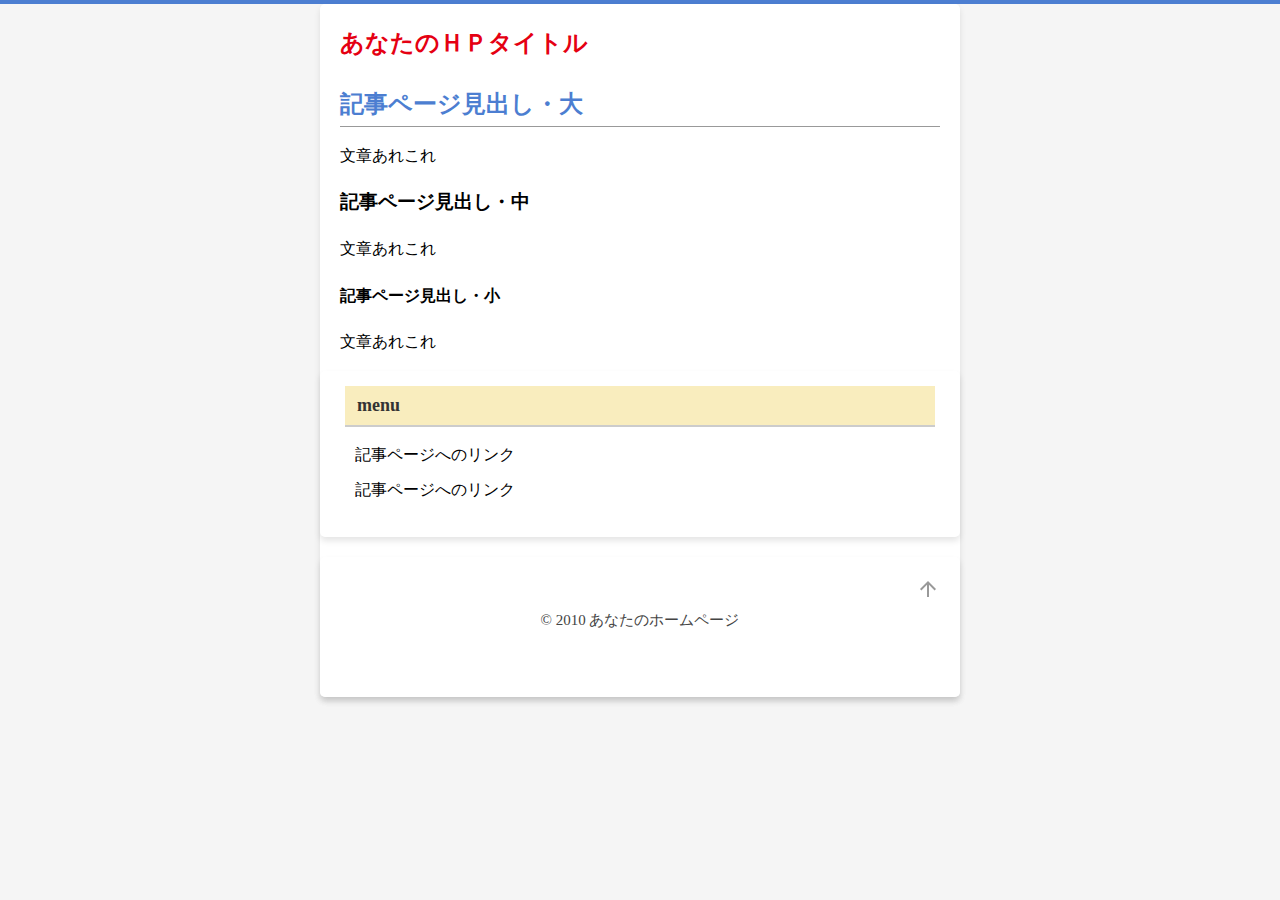
<file: index.html>
<!DOCTYPE html>
<html lang="ja">
<head>
<meta charset="UTF-8">
<title>あなたのＨＰタイトル</title>
<meta name="keywords" content="ページのキーワードA,B,C">
<meta name="description" content="ページの説明">
<meta name="viewport" content="width=device-width, initial-scale=1.0">
<link rel="stylesheet" href="index.css">
</head>
<body>
<div id="outer">
<div id="inner">
<header><h1>あなたのＨＰタイトル</h1>
</header>
<main>
<h2>記事ページ見出し・大</h2>
<p>文章あれこれ</p>
<h3>記事ページ見出し・中</h3>
<p>文章あれこれ</p>
<h4>記事ページ見出し・小</h4>
<p>文章あれこれ</p>
</main>
<aside>
<div class="title">menu</div>
<ul>
<li>記事ページへのリンク</li>
<li>記事ページへのリンク</li>
</ul>
</aside>
<footer>
<div id="pagetop">
<a href="#outer"><svg viewBox="0 0 24 24" width="24px" height="24px" xmlns="http://www.w3.org/2000/svg">
<path d="M4 12l1.41 1.41L11 7.83V20h2V7.83l5.58 5.59L20 12l-8-8z" fill="#999"/></svg></a>
</div>
© 2010 あなたのホームページ
</footer>
</div></div>
</body>
</html>
</file>
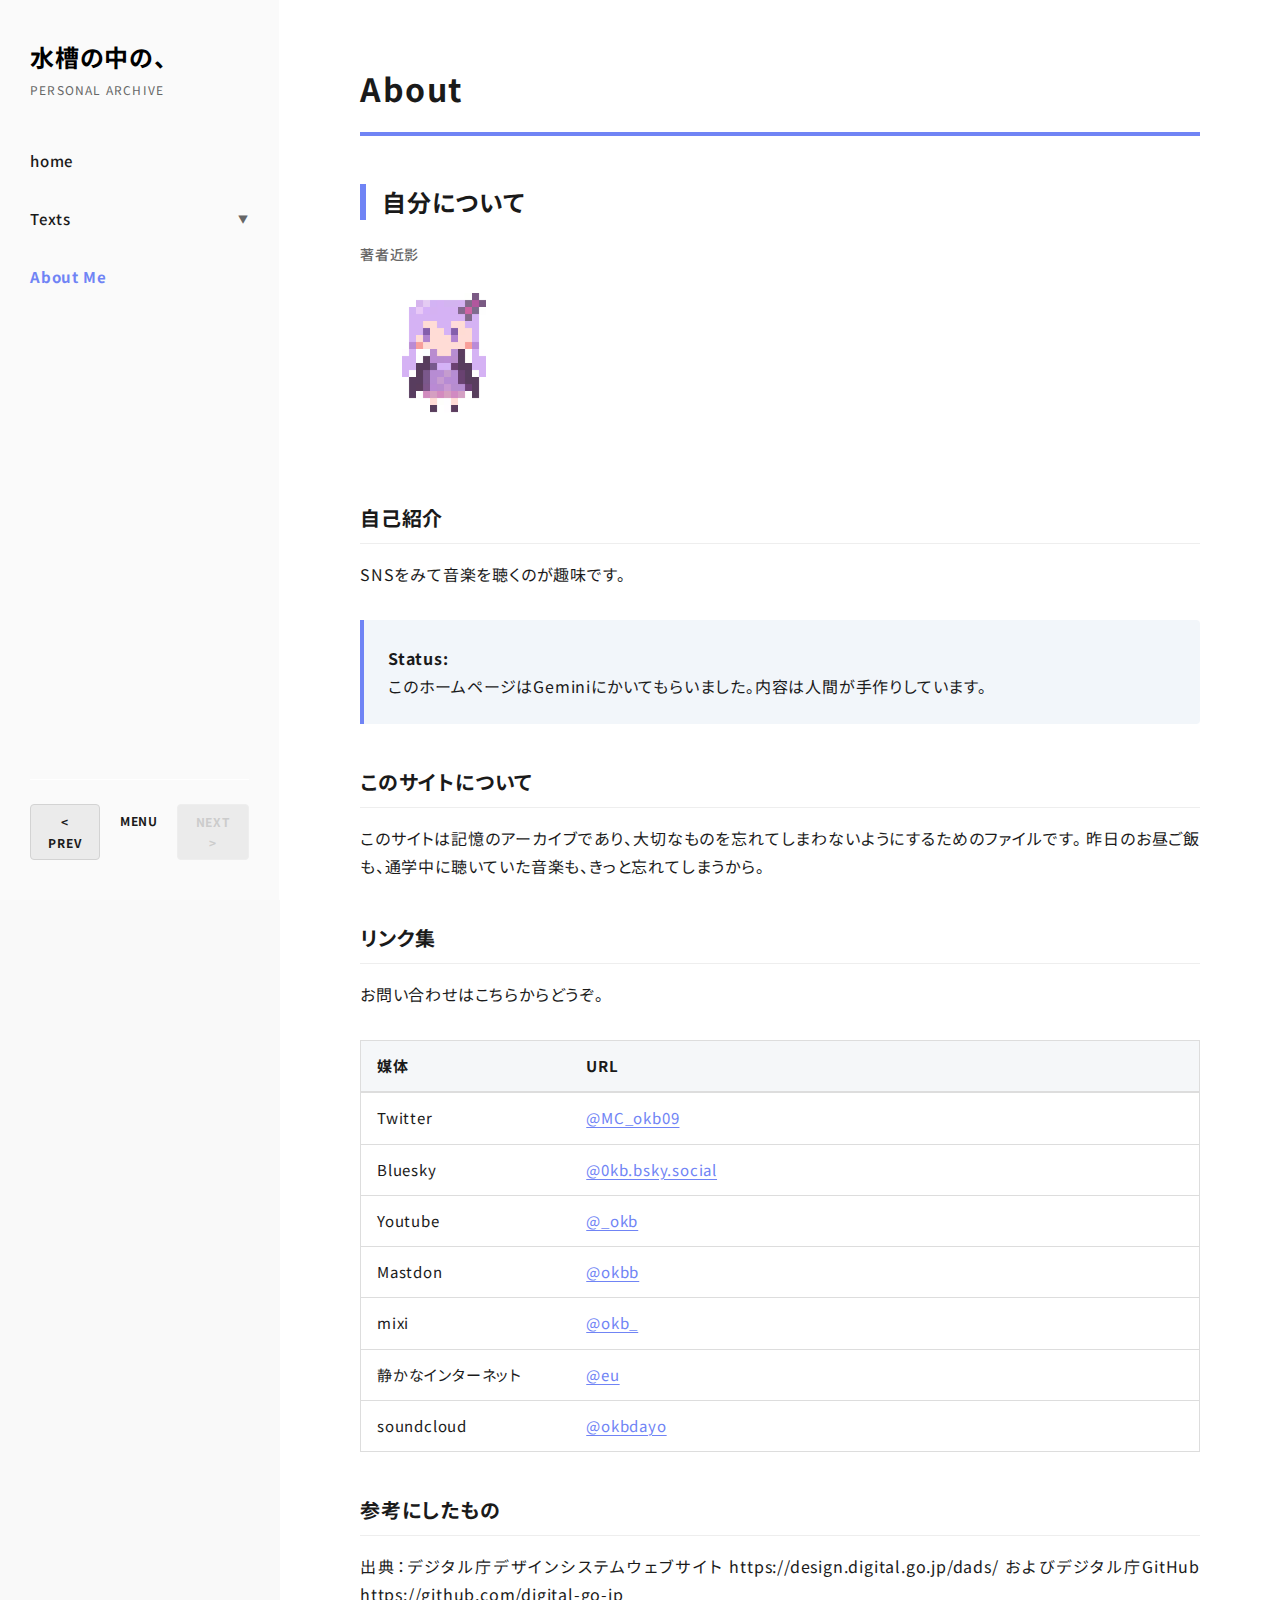
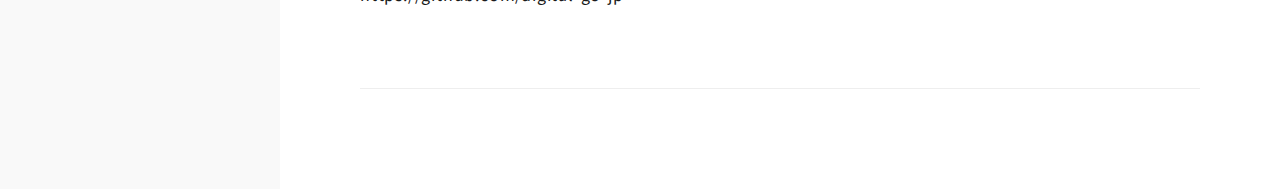
<file: contents/about.html>
<!DOCTYPE html>
<html lang="ja">
<head>
    <meta charset="UTF-8">
    <meta name="viewport" content="width=device-width, initial-scale=1.0">
    <title>水槽の中の、</title>
    <link rel="stylesheet" href="../assets/css/style.css">
    <link rel="icon" href="../assets/images/icon.png" type="image/png">
    <link rel="preconnect" href="https://fonts.googleapis.com">
    <link rel="preconnect" href="https://fonts.gstatic.com" crossorigin>
    <link href="https://fonts.googleapis.com/css2?family=Noto+Sans+JP:wght@400;500;700&display=swap" rel="stylesheet">
</head>
<body>

    <div id="sidebar-placeholder"></div>

    <main class="main-content">
        <header class="content-header">
            <div class="page-title">About</div>
        </header>

        <article class="article">
            <h2>自分について</h2>
            
            <figcaption>著者近影</figcaption>
            <img 
                src="../assets/images/Sprite-0001-export.png" 
                alt="アイコン" 
                style="
                    width: 20%; 
                    height: auto; 
                    border-radius: 4px; 
                    margin-bottom: 20px;">
                    

            <h3>自己紹介</h3>
            <p>
                SNSをみて音楽を聴くのが趣味です。
            </p>

            <blockquote>
                <strong>Status:</strong><br>
                このホームページはGeminiにかいてもらいました。内容は人間が手作りしています。
            </blockquote>
            <h3>このサイトについて</h3>
            <p>
                このサイトは記憶のアーカイブであり、大切なものを忘れてしまわないようにするためのファイルです。
                昨日のお昼ご飯も、通学中に聴いていた音楽も、きっと忘れてしまうから。
            </p>
            <h3>リンク集</h3>
            <p>
                お問い合わせはこちらからどうぞ。
            </p>
            <table>
                <thead>
                    <tr>
                        <th style="width: 25%;">媒体</th>
                        <th>URL</th>
                    </tr>
                </thead>
                <tbody>
                    <tr>
                        <td>Twitter</td>
                        <td> <a href="https://x.com/MC_okb09">@MC_okb09</td>
                    </tr>
                    <tr>
                        <td>Bluesky</td>
                        <td> <a href="https://bsky.app/profile/0kb.bsky.social">@0kb.bsky.social</td>
                    </tr>
                    <tr>
                        <td>Youtube</td>
                        <td> <a href="https://www.youtube.com/@_okb">@_okb </a></td>
                    </tr>
                    <tr>
                        <td>Mastdon</td>
                        <td> <a href="https://social.vivaldi.net/@okbb">@okbb</a>
                        </td>
                    </tr>
                    <tr>
                        <td>mixi</td>
                        <td> <a href="https://mixi.social/@okb_09">@okb_</a>
                        </td>
                    </tr>
                    <tr>
                        <td>静かなインターネット</td>
                        <td> <a href="https://sizu.me/eu">@eu</a>
                        </td>
                    </tr>
                    <tr>
                        <td>soundcloud</td>
                        <td> <a href="https://soundcloud.com/okbdayo">@okbdayo</a>
                        </td>
                    </tr>

                </tbody>

            </table>
                            <h3>参考にしたもの</h3>
                <p>
                    出典：デジタル庁デザインシステムウェブサイト https://design.digital.go.jp/dads/ およびデジタル庁GitHub https://github.com/digital-go-jp
                </p>
        </article>

        <hr style="border: 0; border-top: 1px solid #eee; margin: 40px 0;">

    </main>

<script>
        // ページの順番定義（子ページも含める）
        const pageList = [
            'home.html',
            'index.html',
            'Music.html',
            'about.html'
        ];

        fetch('../components/sidebar.html')
            .then(response => response.text())
            .then(data => {
                document.getElementById('sidebar-placeholder').innerHTML = data;

                const currentPath = window.location.pathname.split("/").pop() || 'index.html';

                // --- 1. 親メニューの開閉ロジック ---
                const parents = document.querySelectorAll('.has-submenu > .parent-link');
                
                parents.forEach(parent => {
                    parent.addEventListener('click', (e) => {
                        e.preventDefault(); // リンク遷移を無効化
                        const navItem = parent.parentElement;
                        const submenu = navItem.querySelector('.submenu');

                        // 開閉切り替え
                        navItem.classList.toggle('open');

                        // アニメーション用：高さを計算して設定
                        if (navItem.classList.contains('open')) {
                            submenu.style.maxHeight = submenu.scrollHeight + "px";
                        } else {
                            submenu.style.maxHeight = null;
                        }
                    });
                });

                // --- 2. 現在地の判定（子メニュー対応） ---
                // すべてのリンク（親も子も）をチェック
                const allLinks = document.querySelectorAll('.nav-menu a');

                allLinks.forEach(link => {
                    const href = link.getAttribute('href');
                    
                    if (href === currentPath) {
                        // マッチしたリンク
                        
                        // A. もし「子リンク」だったら
                        if (link.closest('.submenu')) {
                            link.classList.add('active-child'); // 子リンクを太字に
                            
                            // 親メニューを自動で開く
                            const parentItem = link.closest('.has-submenu');
                            const submenu = parentItem.querySelector('.submenu');
                            parentItem.classList.add('active'); // 親の色を変える
                            parentItem.classList.add('open');   // 親を開く状態にする
                            submenu.style.maxHeight = submenu.scrollHeight + "px"; // 高さを設定して表示
                        } 
                        // B. 通常の親リンクだったら
                        else {
                            link.parentElement.classList.add('active');
                        }
                    }
                });

                // --- 3. PREV / NEXT ボタン制御 ---
                const currentIndex = pageList.indexOf(currentPath);
                const prevBtn = document.getElementById('btn-prev');
                const nextBtn = document.getElementById('btn-next');

                if (currentIndex !== -1) {
                    if (currentIndex > 0) prevBtn.href = pageList[currentIndex - 1];
                    else prevBtn.classList.add('disabled');

                    if (currentIndex < pageList.length - 1) nextBtn.href = pageList[currentIndex + 1];
                    else nextBtn.classList.add('disabled');
                }
            })
            .catch(error => console.error('Error loading sidebar:', error));
    </script>
</body>
</html>
</file>
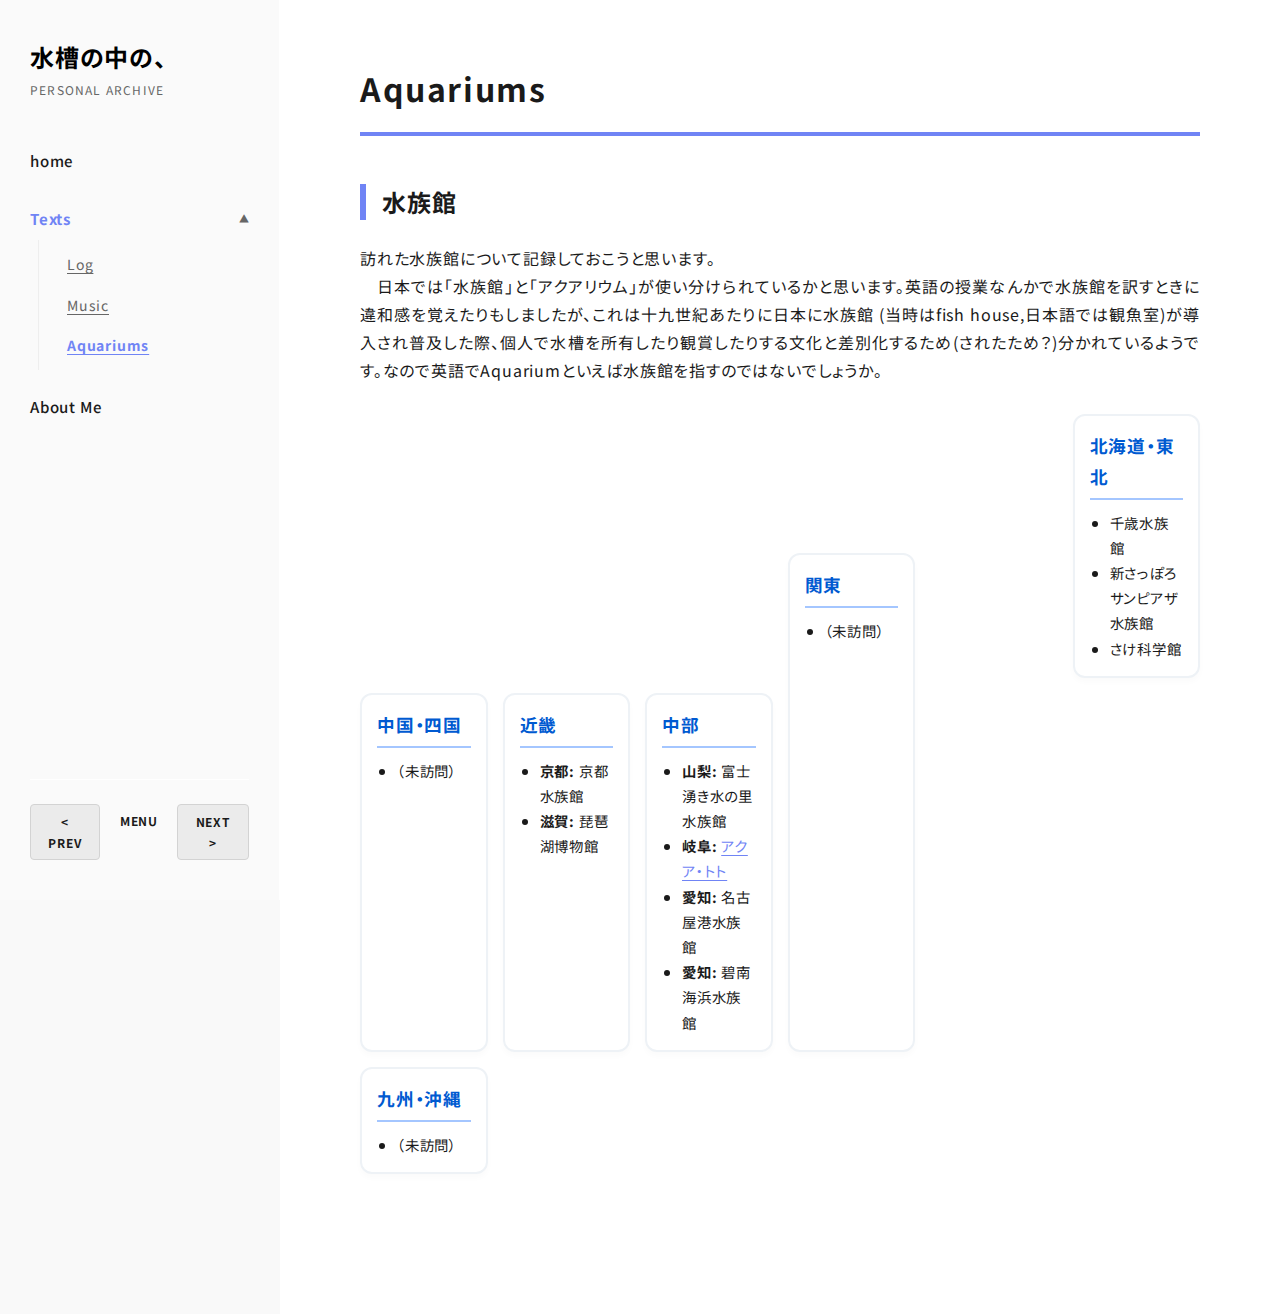
<file: contents/aquariums.html>
<!DOCTYPE html>
<html lang="ja">
<head>
    <meta charset="UTF-8">
    <meta name="viewport" content="width=device-width, initial-scale=1.0">
    <title>水槽の中の、</title>
    <link rel="stylesheet" href="../assets/css/style.css">
    <link rel="icon" href="../assets/images/icon.png" type="image/png">
    <link rel="preconnect" href="https://fonts.googleapis.com">
    <link rel="preconnect" href="https://fonts.gstatic.com" crossorigin>
    <link href="https://fonts.googleapis.com/css2?family=Noto+Sans+JP:wght@400;500;700&display=swap" rel="stylesheet">
</head>
<body>

    <div id="sidebar-placeholder"></div>

    <main class="main-content">
        <header class="content-header">
            <div class="page-title">Aquariums</div>
        </header>

        <article class="article">
            <h2>水族館</h2>
            <div class="two-column">
                <div class="col-text">
            <p>
                訪れた水族館について記録しておこうと思います。
                <br>
                &emsp;日本では「水族館」と「アクアリウム」が使い分けられているかと思います。英語の授業なんかで水族館を訳すときに違和感を覚えたりもしましたが、これは十九世紀あたりに日本に水族館
                (当時はfish house,日本語では観魚室)が導入され普及した際、個人で水槽を所有したり観賞したりする文化と差別化するため(されたため？)分かれているようです。なので英語でAquariumといえば水族館を指すのではないでしょうか。
            </p>
    <div class="japan-map-container">

    <div class="area-box hokkaido-tohoku">
        <h5>北海道・東北</h5>
        <ul>
            <li>千歳水族館</li>
            <li>新さっぽろサンピアザ水族館</li>
            <li>さけ科学館</li>
        </ul>
    </div>

    <div class="area-box kanto">
        <h5>関東</h5>
        <ul>
            <li>（未訪問）</li>
        </ul>
    </div>

    <div class="area-box chubu">
        <h5>中部</h5>
        <ul>
            <li><strong>山梨:</strong> 富士湧き水の里水族館</li>
            <li><strong>岐阜:</strong> <a href="/contents/aqualist/aquatoto.html">アクア・トト</a></li>
            <li><strong>愛知:</strong> 名古屋港水族館</li>
            <li><strong>愛知:</strong> 碧南海浜水族館</li>
        </ul>
    </div>

    <div class="area-box kinki">
        <h5>近畿</h5>
        <ul>
            <li><strong>京都:</strong> 京都水族館</li>
            <li><strong>滋賀:</strong> 琵琶湖博物館</li>
        </ul>
    </div>

    <div class="area-box chugoku-shikoku">
        <h5>中国・四国</h5>
        <ul>
            <li>（未訪問）</li>
        </ul>
    </div>

    <div class="area-box kyushu">
        <h5>九州・沖縄</h5>
        <ul>
            <li>（未訪問）</li>
        </ul>
    </div>

</div>

    </article>
    </main>


<script>
        // ページの順番定義（子ページも含める）
        const pageList = [

        ];

        fetch('../components/sidebar.html')
            .then(response => response.text())
            .then(data => {
                document.getElementById('sidebar-placeholder').innerHTML = data;

                const currentPath = window.location.pathname.split("/").pop() || 'index.html';

                // --- 1. 親メニューの開閉ロジック ---
                const parents = document.querySelectorAll('.has-submenu > .parent-link');
                
                parents.forEach(parent => {
                    parent.addEventListener('click', (e) => {
                        e.preventDefault(); // リンク遷移を無効化
                        const navItem = parent.parentElement;
                        const submenu = navItem.querySelector('.submenu');

                        // 開閉切り替え
                        navItem.classList.toggle('open');

                        // アニメーション用：高さを計算して設定
                        if (navItem.classList.contains('open')) {
                            submenu.style.maxHeight = submenu.scrollHeight + "px";
                        } else {
                            submenu.style.maxHeight = null;
                        }
                    });
                });

                // --- 2. 現在地の判定（子メニュー対応） ---
                // すべてのリンク（親も子も）をチェック
                const allLinks = document.querySelectorAll('.nav-menu a');

                allLinks.forEach(link => {
                    const href = link.getAttribute('href');
                    
                    if (href === currentPath) {
                        // マッチしたリンク
                        
                        // A. もし「子リンク」だったら
                        if (link.closest('.submenu')) {
                            link.classList.add('active-child'); // 子リンクを太字に
                            
                            // 親メニューを自動で開く
                            const parentItem = link.closest('.has-submenu');
                            const submenu = parentItem.querySelector('.submenu');
                            parentItem.classList.add('active'); // 親の色を変える
                            parentItem.classList.add('open');   // 親を開く状態にする
                            submenu.style.maxHeight = submenu.scrollHeight + "px"; // 高さを設定して表示
                        } 
                        // B. 通常の親リンクだったら
                        else {
                            link.parentElement.classList.add('active');
                        }
                    }
                });

                // --- 3. PREV / NEXT ボタン制御 ---
                const currentIndex = pageList.indexOf(currentPath);
                const prevBtn = document.getElementById('btn-prev');
                const nextBtn = document.getElementById('btn-next');

                if (currentIndex !== -1) {
                    if (currentIndex > 0) prevBtn.href = pageList[currentIndex - 1];
                    else prevBtn.classList.add('disabled');

                    if (currentIndex < pageList.length - 1) nextBtn.href = pageList[currentIndex + 1];
                    else nextBtn.classList.add('disabled');
                }
            })
            .catch(error => console.error('Error loading sidebar:', error));
    </script>
</body>
</html>
</file>
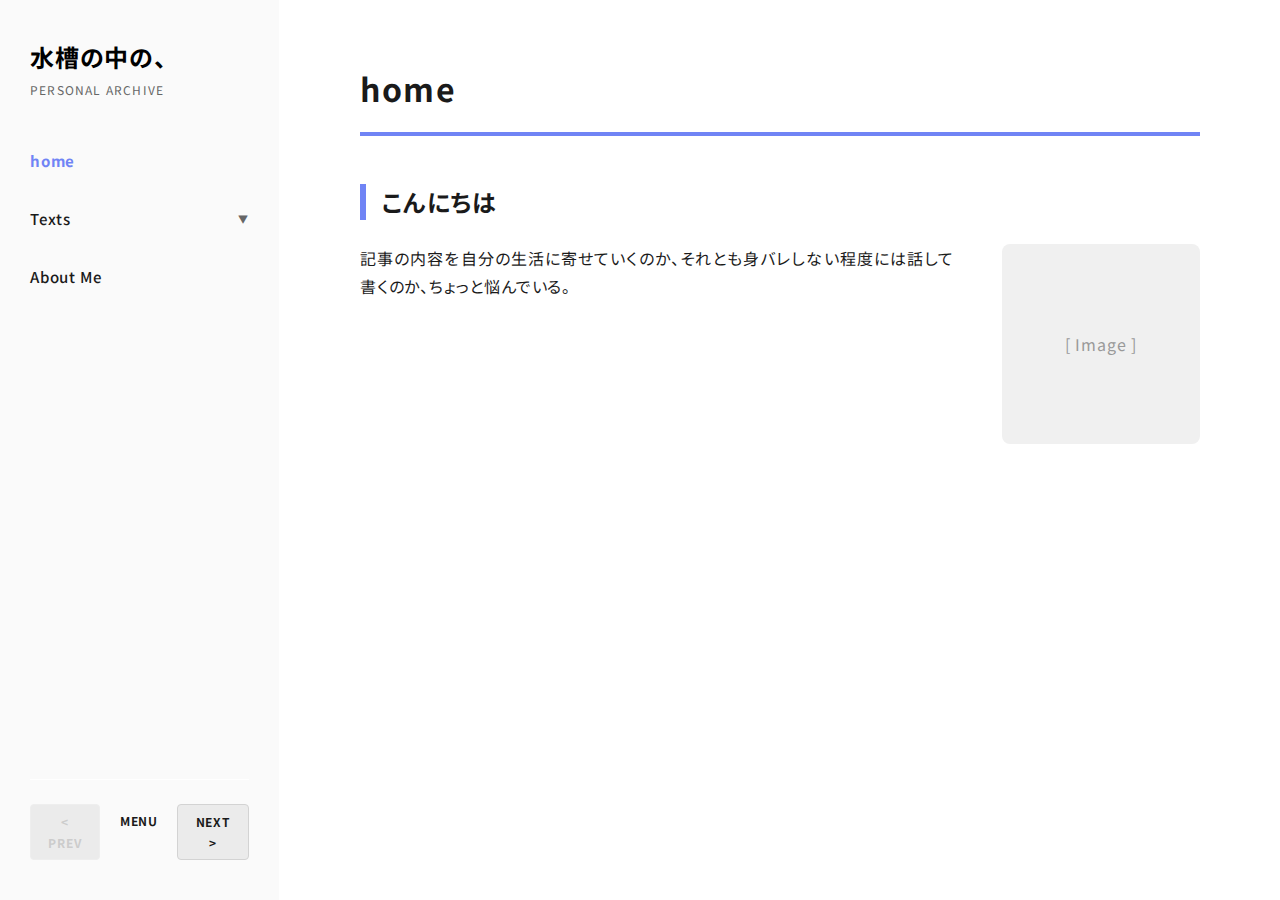
<file: contents/home.html>
<!DOCTYPE html>
<html lang="ja">
  <head>
    <meta charset="UTF-8" />
    <meta name="viewport" content="width=device-width, initial-scale=1.0" />
    <title>水槽の中の、</title>
    <link rel="stylesheet" href="../assets/css/style.css" />
    <link rel="icon" href="../assets/images/icon.png" type="image/png" />
    <link rel="preconnect" href="https://fonts.googleapis.com" />
    <link rel="preconnect" href="https://fonts.gstatic.com" crossorigin />
    <link
      href="https://fonts.googleapis.com/css2?family=Noto+Sans+JP:wght@400;500;700&display=swap"
      rel="stylesheet"
    />
  </head>
  <body>
    <div id="sidebar-placeholder"></div>

    <main class="main-content">
      <header class="content-header">
        <div class="page-title">home</div>
      </header>

      <article class="article">
        <h2>こんにちは</h2>

        <div class="two-column">
          <div class="col-text">
            <p>
              記事の内容を自分の生活に寄せていくのか、それとも身バレしない程度には話して書くのか、ちょっと悩んでいる。<br />
            </p>
          </div>

          <div class="col-media">
            <div class="img-placeholder" style="height: 200px">[ Image ]</div>
          </div>
        </div>
      </article>
    </main>

    <script>
      // ページの順番定義（子ページも含める）
      const pageList = ["home.html", "index.html", "Music.html", "about.html"];

      fetch("../components/sidebar.html")
        .then((response) => response.text())
        .then((data) => {
          document.getElementById("sidebar-placeholder").innerHTML = data;

          const currentPath =
            window.location.pathname.split("/").pop() || "index.html";

          // --- 1. 親メニューの開閉ロジック ---
          const parents = document.querySelectorAll(
            ".has-submenu > .parent-link"
          );

          parents.forEach((parent) => {
            parent.addEventListener("click", (e) => {
              e.preventDefault(); // リンク遷移を無効化
              const navItem = parent.parentElement;
              const submenu = navItem.querySelector(".submenu");

              // 開閉切り替え
              navItem.classList.toggle("open");

              // アニメーション用：高さを計算して設定
              if (navItem.classList.contains("open")) {
                submenu.style.maxHeight = submenu.scrollHeight + "px";
              } else {
                submenu.style.maxHeight = null;
              }
            });
          });

          // --- 2. 現在地の判定（子メニュー対応） ---
          // すべてのリンク（親も子も）をチェック
          const allLinks = document.querySelectorAll(".nav-menu a");

          allLinks.forEach((link) => {
            const href = link.getAttribute("href");

            if (href === currentPath) {
              // マッチしたリンク

              // A. もし「子リンク」だったら
              if (link.closest(".submenu")) {
                link.classList.add("active-child"); // 子リンクを太字に

                // 親メニューを自動で開く
                const parentItem = link.closest(".has-submenu");
                const submenu = parentItem.querySelector(".submenu");
                parentItem.classList.add("active"); // 親の色を変える
                parentItem.classList.add("open"); // 親を開く状態にする
                submenu.style.maxHeight = submenu.scrollHeight + "px"; // 高さを設定して表示
              }
              // B. 通常の親リンクだったら
              else {
                link.parentElement.classList.add("active");
              }
            }
          });

          // --- 3. PREV / NEXT ボタン制御 ---
          const currentIndex = pageList.indexOf(currentPath);
          const prevBtn = document.getElementById("btn-prev");
          const nextBtn = document.getElementById("btn-next");

          if (currentIndex !== -1) {
            if (currentIndex > 0) prevBtn.href = pageList[currentIndex - 1];
            else prevBtn.classList.add("disabled");

            if (currentIndex < pageList.length - 1)
              nextBtn.href = pageList[currentIndex + 1];
            else nextBtn.classList.add("disabled");
          }
        })
        .catch((error) => console.error("Error loading sidebar:", error));
    </script>
  </body>
</html>
</file>
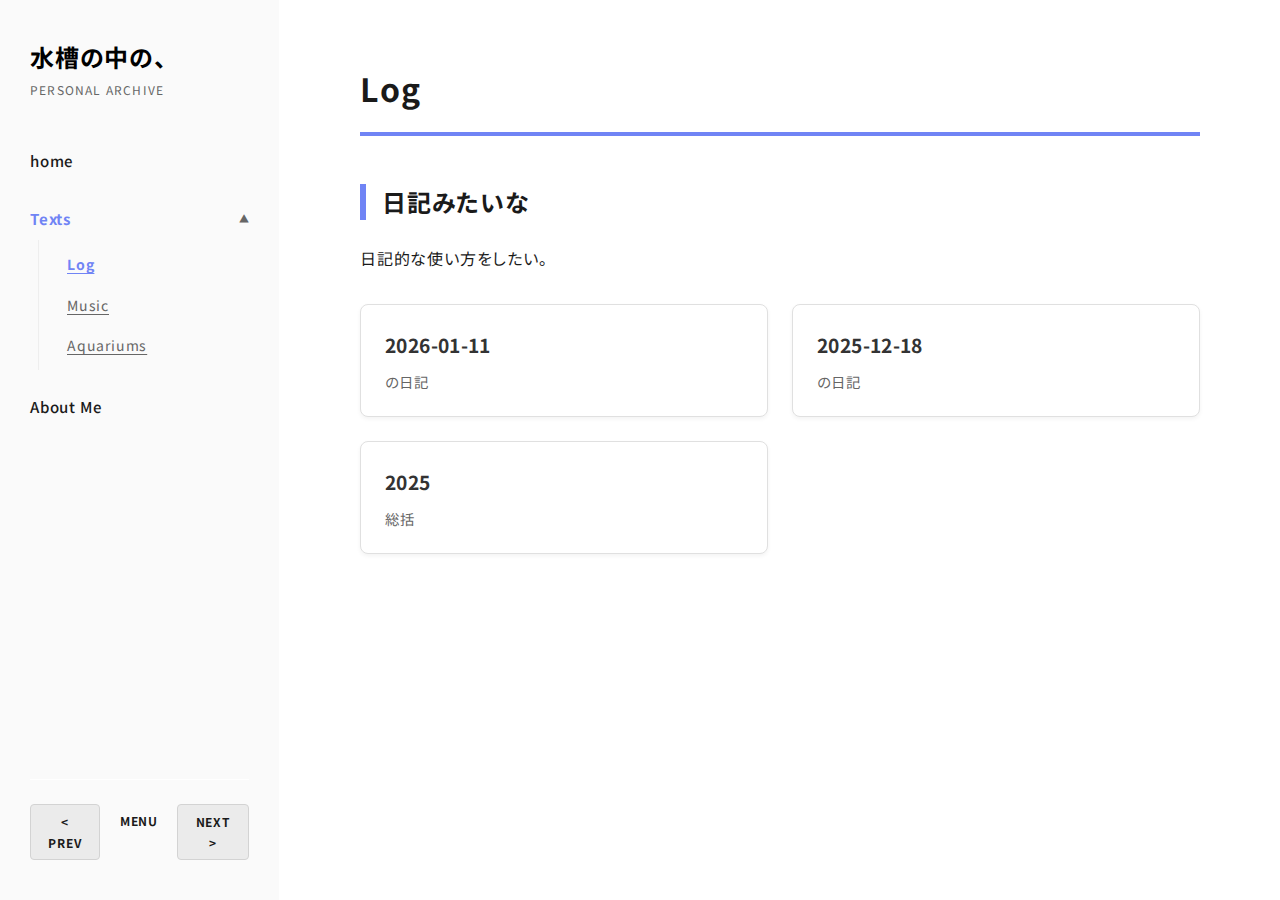
<file: contents/log.html>
<!DOCTYPE html>
<html lang="ja">
<head>
    <meta charset="UTF-8">
    <meta name="viewport" content="width=device-width, initial-scale=1.0">
    <title>水槽の中の、</title>
    <link rel="stylesheet" href="../assets/css/style.css">
    <link rel="icon" href="../assets/images/icon.png" type="image/png">
    <link rel="preconnect" href="https://fonts.googleapis.com">
    <link rel="preconnect" href="https://fonts.gstatic.com" crossorigin>
    <link href="https://fonts.googleapis.com/css2?family=Noto+Sans+JP:wght@400;500;700&display=swap" rel="stylesheet">
    
    <style>
        /* タイル表示用のスタイル */
        .diary-grid {
            display: grid;
            grid-template-columns: repeat(auto-fill, minmax(280px, 1fr));
            gap: 1.5rem;
            margin: 2rem 0;
            padding: 0;
            list-style: none;
        }

        .diary-card {
            background: #fff;
            border: 1px solid #e0e0e0;
            border-radius: 8px;
            padding: 1.5rem;
            transition: all 0.3s ease;
            box-shadow: 0 2px 4px rgba(0,0,0,0.05);
        }

        .diary-card:hover {
            transform: translateY(-4px);
            box-shadow: 0 4px 12px rgba(0,0,0,0.1);
            border-color: #4a90e2;
        }

        .diary-card a {
            text-decoration: none;
            color: inherit;
            display: block;
        }

        .diary-date {
            font-size: 1.2rem;
            font-weight: 700;
            color: #333;
            margin-bottom: 0.5rem;
        }

        .diary-title {
            font-size: 0.9rem;
            color: #666;
        }

        .diary-card:hover .diary-date {
            color: #4a90e2;
        }

        /* レスポンシブ対応 */
        @media (max-width: 768px) {
            .diary-grid {
                grid-template-columns: repeat(auto-fill, minmax(200px, 1fr));
                gap: 1rem;
            }
            
            .diary-card {
                padding: 1rem;
            }
        }
    </style>
</head>
<body>

    <div id="sidebar-placeholder"></div>

    <main class="main-content">
        <header class="content-header">
            <div class="page-title">Log</div>
        </header>

        <article class="article">
            <h2>日記みたいな</h2>
            <p>
                日記的な使い方をしたい。
            </p>

            <ul class="diary-grid">
                <li class="diary-card">
                    <a href="diary/2026-01-11.html">
                        <div class="diary-date">2026-01-11</div>
                        <div class="diary-title">の日記</div>
                    </a>
                </li>
                <li class="diary-card">
                    <a href="diary/2025-12-18.html">
                        <div class="diary-date">2025-12-18</div>
                        <div class="diary-title">の日記</div>
                    </a>
                </li>
                <li class="diary-card">
                    <a href="logs/2025.html">
                        <div class="diary-date">2025</div>
                        <div class="diary-title">総括</div>
                    </a>
                </li>
            </ul>
        </article>

        <script>
            // ページの順番定義（子ページも含める）
            const pageList = [

            ];

            fetch('../components/sidebar.html')
                .then(response => response.text())
                .then(data => {
                    document.getElementById('sidebar-placeholder').innerHTML = data;

                    const currentPath = window.location.pathname.split("/").pop() || 'index.html';

                    // --- 1. 親メニューの開閉ロジック ---
                    const parents = document.querySelectorAll('.has-submenu > .parent-link');
                    
                    parents.forEach(parent => {
                        parent.addEventListener('click', (e) => {
                            e.preventDefault(); // リンク遷移を無効化
                            const navItem = parent.parentElement;
                            const submenu = navItem.querySelector('.submenu');

                            // 開閉切り替え
                            navItem.classList.toggle('open');

                            // アニメーション用：高さを計算して設定
                            if (navItem.classList.contains('open')) {
                                submenu.style.maxHeight = submenu.scrollHeight + "px";
                            } else {
                                submenu.style.maxHeight = null;
                            }
                        });
                    });

                    // --- 2. 現在地の判定（子メニュー対応） ---
                    // すべてのリンク（親も子も）をチェック
                    const allLinks = document.querySelectorAll('.nav-menu a');

                    allLinks.forEach(link => {
                        const href = link.getAttribute('href');
                        
                        if (href === currentPath) {
                            // マッチしたリンク
                            
                            // A. もし「子リンク」だったら
                            if (link.closest('.submenu')) {
                                link.classList.add('active-child'); // 子リンクを太字に
                                
                                // 親メニューを自動で開く
                                const parentItem = link.closest('.has-submenu');
                                const submenu = parentItem.querySelector('.submenu');
                                parentItem.classList.add('active'); // 親の色を変える
                                parentItem.classList.add('open');   // 親を開く状態にする
                                submenu.style.maxHeight = submenu.scrollHeight + "px"; // 高さを設定して表示
                            } 
                            // B. 通常の親リンクだったら
                            else {
                                link.parentElement.classList.add('active');
                            }
                        }
                    });

                    // --- 3. PREV / NEXT ボタン制御 ---
                    const currentIndex = pageList.indexOf(currentPath);
                    const prevBtn = document.getElementById('btn-prev');
                    const nextBtn = document.getElementById('btn-next');

                    if (currentIndex !== -1) {
                        if (currentIndex > 0) prevBtn.href = pageList[currentIndex - 1];
                        else prevBtn.classList.add('disabled');

                        if (currentIndex < pageList.length - 1) nextBtn.href = pageList[currentIndex + 1];
                        else nextBtn.classList.add('disabled');
                    }
                })
                .catch(error => console.error('Error loading sidebar:', error));
        </script>
    </body>
</html>
</file>
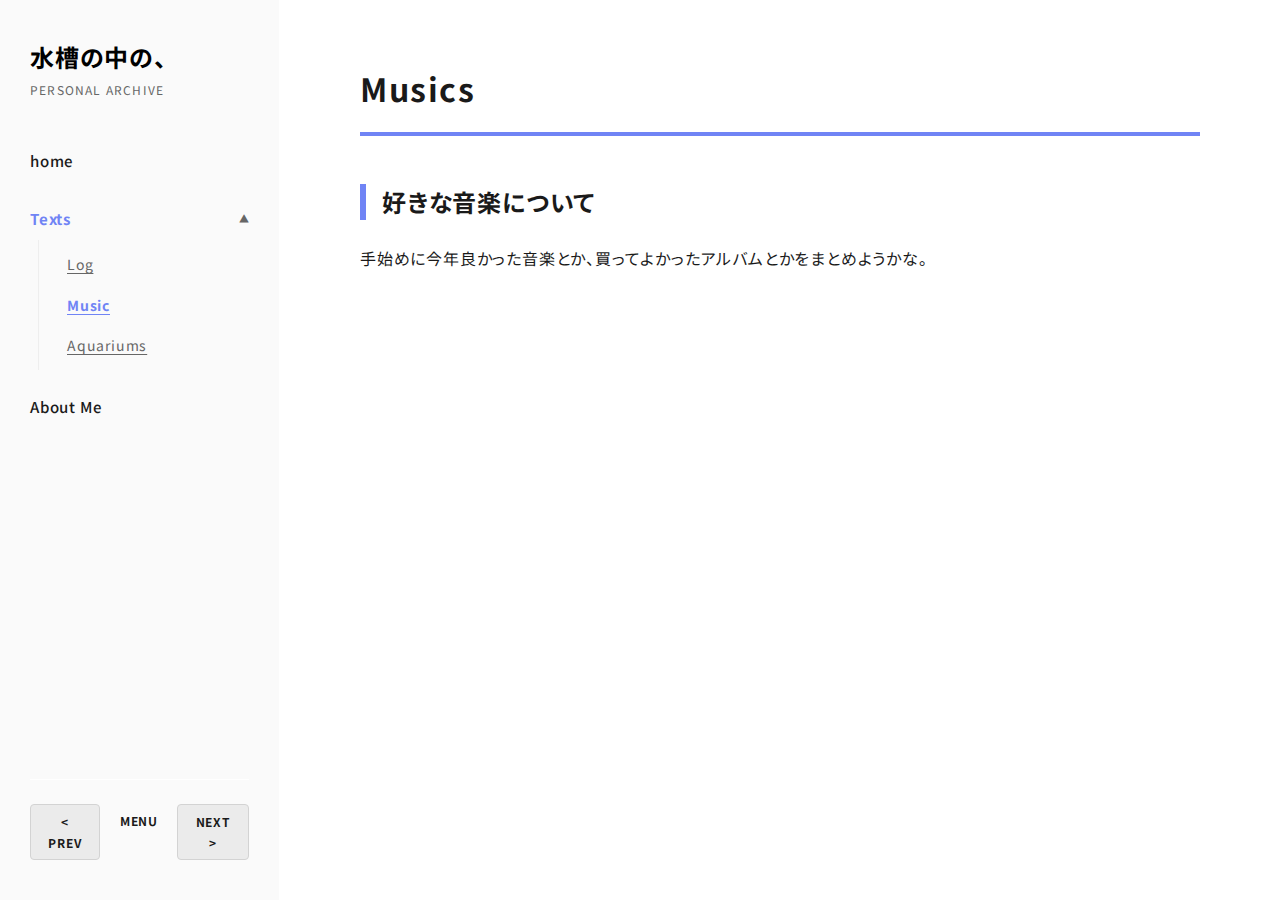
<file: contents/music.html>
<!DOCTYPE html>
<html lang="ja">
<head>
    <meta charset="UTF-8">
    <meta name="viewport" content="width=device-width, initial-scale=1.0">
    <title>水槽の中の、</title>
    <link rel="stylesheet" href="../assets/css/style.css">
    <link rel="icon" href="../assets/images/icon.png" type="image/png">
    <link rel="preconnect" href="https://fonts.googleapis.com">
    <link rel="preconnect" href="https://fonts.gstatic.com" crossorigin>
    <link href="https://fonts.googleapis.com/css2?family=Noto+Sans+JP:wght@400;500;700&display=swap" rel="stylesheet">
</head>
<body>

    <div id="sidebar-placeholder"></div>

    <main class="main-content">
        <header class="content-header">
            <div class="page-title">Musics</div>
        </header>

        <article class="article">
            <h2>好きな音楽について</h2>
            <p>
                手始めに今年良かった音楽とか、買ってよかったアルバムとかをまとめようかな。
            </p>
    </main>

<script>
        // ページの順番定義（子ページも含める）
        const pageList = [

        ];

        fetch('../components/sidebar.html')
            .then(response => response.text())
            .then(data => {
                document.getElementById('sidebar-placeholder').innerHTML = data;

                const currentPath = window.location.pathname.split("/").pop() || 'index.html';

                // --- 1. 親メニューの開閉ロジック ---
                const parents = document.querySelectorAll('.has-submenu > .parent-link');
                
                parents.forEach(parent => {
                    parent.addEventListener('click', (e) => {
                        e.preventDefault(); // リンク遷移を無効化
                        const navItem = parent.parentElement;
                        const submenu = navItem.querySelector('.submenu');

                        // 開閉切り替え
                        navItem.classList.toggle('open');

                        // アニメーション用：高さを計算して設定
                        if (navItem.classList.contains('open')) {
                            submenu.style.maxHeight = submenu.scrollHeight + "px";
                        } else {
                            submenu.style.maxHeight = null;
                        }
                    });
                });

                // --- 2. 現在地の判定（子メニュー対応） ---
                // すべてのリンク（親も子も）をチェック
                const allLinks = document.querySelectorAll('.nav-menu a');

                allLinks.forEach(link => {
                    const href = link.getAttribute('href');
                    
                    if (href === currentPath) {
                        // マッチしたリンク
                        
                        // A. もし「子リンク」だったら
                        if (link.closest('.submenu')) {
                            link.classList.add('active-child'); // 子リンクを太字に
                            
                            // 親メニューを自動で開く
                            const parentItem = link.closest('.has-submenu');
                            const submenu = parentItem.querySelector('.submenu');
                            parentItem.classList.add('active'); // 親の色を変える
                            parentItem.classList.add('open');   // 親を開く状態にする
                            submenu.style.maxHeight = submenu.scrollHeight + "px"; // 高さを設定して表示
                        } 
                        // B. 通常の親リンクだったら
                        else {
                            link.parentElement.classList.add('active');
                        }
                    }
                });

                // --- 3. PREV / NEXT ボタン制御 ---
                const currentIndex = pageList.indexOf(currentPath);
                const prevBtn = document.getElementById('btn-prev');
                const nextBtn = document.getElementById('btn-next');

                if (currentIndex !== -1) {
                    if (currentIndex > 0) prevBtn.href = pageList[currentIndex - 1];
                    else prevBtn.classList.add('disabled');

                    if (currentIndex < pageList.length - 1) nextBtn.href = pageList[currentIndex + 1];
                    else nextBtn.classList.add('disabled');
                }
            })
            .catch(error => console.error('Error loading sidebar:', error));
    </script>
</body>
</html>
</file>
<file: index.css>
@charset "UTF-8";
body {
	margin: 0;
	padding: 0;
	line-height: 1.6;
	background-color: #f5f5f5;
}
#outer {
	border-top: 4px solid #4C7ED1;
}
#inner {
	margin: 0 auto;
	width: 640px;
	background-color: #fff;
	border-radius: 5px;
	box-shadow: 0 4px 6px rgba(0, 0, 0, 0.1);
}
.logo {
	padding-top: 20px;
}
main {
	padding: 0 20px;
}
ul {
	margin: 0 0 0 1em;
	padding: 0;
}
li {
	list-style: disc;
}
p {
	margin: 1em 0;
}
img {
	max-width: 100%;
	height: auto;
	border: 0;
}
hr {
	border-width: 1px 0 0 0;
	border-style: solid;
	border-color: #ccc;
	height: 1px;
}
a {
	font-weight: normal;
}
h1 {
	padding: 20px;
	margin: 0;
	color: #e50012;
	font-size: 24px;
}
h1 a {
	font-weight: bold;
	color: #8c0000;
	text-decoration: underline;
}
h2 {
	font-size: 24px;
	color: #4c7ed1;
	font-weight: bold;
	margin: 0;
	padding: 3px 0 2px 0;
	border-bottom: 1px solid #999999;
}
aside {
	padding: 15px 25px;
	background-color: #fff;
	border-radius: 5px;
	box-shadow: 0 4px 6px rgba(0, 0, 0, 0.1);
	margin-bottom: 20px;
}
.title {
	padding: 5px 12px;
	border-bottom: 2px solid #ccc;
	font-weight: bold;
	color: #333;
	background-color: #f9edbe;
	font-size: 18px;
	margin-bottom: 10px;
}
aside ul {
	margin: 7px 10px 14px 10px;
	padding: 0;
	list-style: none;
}
aside ul li {
	list-style: none;
	padding: 5px 0;
}
aside a {
	color: #3b5998;
	text-decoration: none;
}
aside a:hover {
	color: #0000ee;
	text-decoration: underline;
}
footer {
	font-size: 15px;
	height: 100px;
	text-align: center;
	background-color: #fff;
	color: #444;
	border-radius: 5px;
	box-shadow: 0 4px 6px rgba(0, 0, 0, 0.1);
	padding: 20px;
	margin-top: 20px;
}
#pagetop {
	text-align: right;
}
@media screen and (max-width: 767px) {
#inner {
	width: 100%;
}
aside {
	padding: 15px 20px;
}
h1 {
	font-size: 20px;
}
h2 {
	font-size: 18px;
}
h3 {
	font-size: 16px;
}
h4 {
	font-size: 14px;
}
}
</file>
<file: assets/css/style.css>
@charset "UTF-8";

/* ==========================================================================
   デジタル庁デザインシステム準拠 テーマ設定
   ========================================================================== */
:root {
  /* --- カラーパレット (アクセシビリティ対応) --- */
  --primary-color: #7084f5; /* デジタル庁ブルー（リンクや強調） */
  --primary-hover: #4559cc; /* ホバー時の濃い青 */
  --text-color: #1a1a1a; /* 真っ黒ではなく読みやすい濃いグレー */
  --text-secondary: #666666; /* 補足情報のグレー */

  --bg-body: #f9f9f9; /* 全体の背景（ごく薄いグレー） */
  --bg-content: #ffffff; /* コンテンツエリアの背景（白） */
  --bg-sidebar: #fafafa; /* サイドバーの背景 */

  --border-color: #ffffff; /* 境界線の色 */
  --focus-outline: 4px solid rgba(0, 90, 255, 0.4); /* フォーカスリング */
}

/* ==========================================================================
   基本設定 (Base)
   ========================================================================== */
* {
  box-sizing: border-box;
  margin: 0;
  padding: 0;
}

body {
  /* デジタル庁推奨のフォントスタック */
  font-family: "Noto Sans JP", "Meiryo", "Hiragino Kaku Gothic ProN", sans-serif;
  color: var(--text-color);
  background-color: var(--bg-body);

  /* 読みやすさの黄金比 */
  line-height: 1.75;
  letter-spacing: 0.05em;
  font-feature-settings: "palt"; /* 文字詰めを自動調整 */

  display: flex;
  min-height: 100vh;
}

/* リンクの基本スタイル（視認性確保） */
a {
  color: var(--primary-color);
  text-decoration: underline;
  text-decoration-thickness: 1px;
  text-underline-offset: 3px;
  transition: color 0.2s, background-color 0.2s;
}
a:hover {
  color: var(--primary-hover);
  text-decoration-thickness: 2px;
}

/* アクセシビリティ：キーボード操作時のフォーカス表示 */
a:focus-visible,
button:focus-visible {
  outline: var(--focus-outline);
  outline-offset: 2px;
  border-radius: 4px;
}

/* ==========================================================================
   サイドバー (Sidebar)
   ========================================================================== */
.sidebar {
  width: 280px;
  background-color: var(--bg-sidebar);
  border-right: 1px solid var(--border-color);
  height: 100vh;
  position: sticky;
  top: 0;
  overflow-y: auto;
  display: flex;
  flex-direction: column;
  padding: 40px 30px;
  flex-shrink: 0;
  z-index: 10;
}

/* ブランドロゴエリア */
.brand {
  margin-bottom: 40px;
}
.brand-link {
  text-decoration: none;
  color: inherit;
  display: block;
}
.brand-link:hover {
  opacity: 0.7;
  text-decoration: none;
}
.brand h1 {
  font-size: 24px;
  font-weight: 700;
  line-height: 1.4;
  color: #000;
  margin-bottom: 5px;
}
.brand span {
  display: block;
  font-size: 12px;
  color: var(--text-secondary);
  letter-spacing: 0.1em;
}

/* ナビゲーションメニュー */
.nav-menu {
  list-style: none;
  flex-grow: 1;
}
.nav-item {
  margin-bottom: 16px;
}

.nav-link {
  text-decoration: none;
  color: var(--text-color);
  display: flex;
  align-items: center;
  padding: 8px 0;
  font-weight: 500;
  font-size: 15px;
}
.nav-link:hover {
  color: var(--primary-color);
  text-decoration: none;
}

/* アクティブなメニュー */
.nav-item.active .nav-link {
  color: var(--primary-color);
  font-weight: 700;
}

/* 階層メニュー（アコーディオン） */
.nav-link .toggle-icon {
  margin-left: auto;
  font-size: 10px;
  color: var(--text-secondary);
  transition: transform 0.3s ease;
}
.nav-item.open .toggle-icon {
  transform: rotate(180deg);
}

.submenu {
  list-style: none;
  padding-left: 16px;
  max-height: 0;
  overflow: hidden;
  transition: max-height 0.3s ease-out;
  border-left: 1px solid #eee;
  margin-left: 8px;
}
.submenu li {
  margin: 8px 0;
}
.submenu a {
  font-size: 14px;
  color: var(--text-secondary);
  display: block;
  padding: 4px 0 4px 12px;
}
.submenu a:hover,
.submenu a.active-child {
  color: var(--primary-color);
  font-weight: 700;
}

/* サイドバーフッター（ナビゲーションボタン） */
.sidebar-footer {
  border-top: 1px solid var(--border-color);
  padding-top: 24px;
  margin-top: 24px;
  display: flex;
  justify-content: space-between;
  gap: 8px;
}
.sidebar-footer a {
  text-decoration: none;
  font-size: 12px;
  font-weight: 700;
  color: var(--text-color);
  background-color: #ebebeb;
  border: 1px solid #d3d3d3;
  border-radius: 4px;
  padding: 6px 12px;
  min-width: 60px;
  text-align: center;
  transition: all 0.2s;
}
.sidebar-footer a:hover {
  background-color: #f0f0f0;
  transform: translateY(-1px);
}
.sidebar-footer a#btn-menu {
  border: none;
  background: transparent;
}
.sidebar-footer a#btn-menu:hover {
  background-color: #eee;
}
.sidebar-footer a.disabled {
  color: #ccc;
  border-color: #eee;
  pointer-events: none;
}

/* ==========================================================================
   メインコンテンツ (Main Content)
   ========================================================================== */
#sidebar-placeholder {
  width: 280px;
  flex-shrink: 0;
  height: 100vh;
  background-color: var(--bg-sidebar);
  border-right: 1px solid var(--border-color);
  position: sticky;
  top: 0;
}

.main-content {
  flex-grow: 1;
  background-color: var(--bg-content);
  padding: 60px 80px;
  width: 100%;
}

/* ページヘッダー */
.content-header {
  display: flex;
  justify-content: space-between;
  align-items: flex-end;
  border-bottom: 4px solid var(--primary-color); /* デジタル庁風の太線 */
  padding-bottom: 16px;
  margin-bottom: 48px;
}
.page-title {
  font-size: 32px;
  font-weight: 700;
  letter-spacing: 0.05em;
}
.page-number {
  font-size: 40px;
  font-weight: 700;
  color: #eee;
  font-family: "Georgia", serif;
  line-height: 1;
}

/* 記事スタイル */
.article {
  margin-bottom: 80px;
  max-width: 1200px;
}

.article h2 {
  font-size: 24px;
  margin-bottom: 24px;
  padding-left: 16px;
  border-left: 6px solid var(--primary-color);
  line-height: 1.5;
}
.article h3 {
  font-size: 20px;
  margin-top: 40px;
  margin-bottom: 16px;
  font-weight: 700;
  border-bottom: 1px solid #eee;
  padding-bottom: 8px;
}
.article p {
  margin-bottom: 24px;
  text-align: justify;
  font-size: 16px;
}

/* 引用ブロック（コラム風） */
blockquote {
  background-color: #f2f6fa; /* 薄いブルーグレー */
  padding: 24px;
  border-left: 4px solid var(--primary-color);
  margin: 32px 0;
  border-radius: 0 4px 4px 0;
}

/* 画像スタイル */
.hero-image {
  width: 100%;
  height: 400px;
  object-fit: cover;
  border-radius: 8px;
  margin-bottom: 32px;
  box-shadow: 0 4px 12px rgba(0, 0, 0, 0.05); /* 軽い影をつけて浮き上がらせる */
}
.img-placeholder {
  width: 100%;
  height: 400px;
  background-color: #f0f0f0;
  display: flex;
  align-items: center;
  justify-content: center;
  color: #999;
  margin-bottom: 32px;
  border-radius: 8px;
}

/* テーブルスタイル */
table {
  width: 100%;
  border-collapse: collapse;
  margin: 32px 0;
  font-size: 15px;
  border: 1px solid #ddd;
}
th {
  background-color: #f5f7f9;
  font-weight: 700;
  text-align: left;
  padding: 12px 16px;
  border-bottom: 2px solid #ddd;
}
td {
  padding: 12px 16px;
  border-bottom: 1px solid #ddd;
}
tr:last-child td {
  border-bottom: none;
}

/* 2列レイアウト */
.two-column {
  display: flex;
  gap: 48px;
  align-items: flex-start;
  margin-bottom: 40px;
}
.col-text {
  flex: 3;
  min-width: 0;
}
.col-media {
  flex: 1;
  position: sticky;
  top: 40px;
}

/* ==========================================================================
   レスポンシブ (Mobile)
   ========================================================================== */
@media (max-width: 768px) {
  body {
    flex-direction: column;
  }

  .sidebar {
    width: 100%;
    height: auto;
    position: relative;
    border-right: none;
    border-bottom: 1px solid var(--border-color);
    padding: 20px;
  }
  #sidebar-placeholder {
    width: 100%;
    height: auto;
    min-height: 100px;
    border-right: none;
    border-bottom: 1px solid var(--border-color);
    position: static;
  }

  .main-content {
    padding: 40px 20px;
  }
  .content-header {
    margin-bottom: 32px;
    flex-direction: column;
    align-items: flex-start;
    gap: 10px;
  }
  .page-title {
    font-size: 24px;
  }
  .page-number {
    display: none;
  }

  .two-column {
    flex-direction: column;
    gap: 24px;
  }
  .col-media {
    position: static;
    width: 100%;
  }
  .hero-image,
  .img-placeholder {
    height: 200px;
  }

  .sidebar-footer {
    display: none;
  } /* スマホでは下部ナビ非表示（あるいは調整） */
}
/* --- リンクの色を打ち消す汎用クラス --- */
.silent-link {
  color: inherit !important; /* 親要素の色を引き継ぐ（強制） */
  text-decoration: none;
}

.silent-link:hover,
.silent-link:visited {
  color: inherit !important;
}
/* ==========================================================================
   画像拡大（ライトボックス）用スタイル
   ========================================================================== */

/* 1. クリックできることがわかるようにカーソルを変える */
.hero-image {
  cursor: zoom-in;
  transition: opacity 0.3s;
}
.hero-image:hover {
  opacity: 0.9;
}

/* 2. 背景の黒い膜（オーバーレイ） */
#image-modal {
  display: none; /* 普段は隠す */
  position: fixed;
  z-index: 2000; /* サイドバー(z-index:10)より手前に表示 */
  top: 0;
  left: 0;
  width: 100%;
  height: 100%;
  background-color: rgba(0, 0, 0, 0.9); /* 90%透け感のある黒 */
  align-items: center;
  justify-content: center;
  opacity: 0;
  transition: opacity 0.3s ease;
}

/* 表示モード（JavaScriptでつけるクラス） */
#image-modal.active {
  display: flex;
  opacity: 1;
}

/* 3. 拡大される画像 */
#modal-content {
  max-width: 90%;
  max-height: 90%;
  border-radius: 4px;
  box-shadow: 0 0 20px rgba(0, 0, 0, 0.5);
  object-fit: contain; /* 比率を保ったまま画面に収める */
}

/* 4. 閉じるボタン（×マーク） */
#modal-close {
  position: absolute;
  top: 20px;
  right: 30px;
  color: #fff;
  font-size: 40px;
  font-weight: bold;
  cursor: pointer;
  z-index: 2001;
}
/* ==========================================================================
   画像キャプション（説明文）のスタイル
   ========================================================================== */

/* 1. 普段の表示（画像の下の文字） */
figure {
  margin: 0 0 20px 0; /* 余計な隙間をリセット */
  width: 100%;
}

figcaption {
  font-size: 14px;
  color: var(--text-secondary); /* デジタル庁グレー */
  margin-top: 8px;
  line-height: 1.5;
  font-weight: 500;
}

/* 2. 拡大表示時の文字（黒背景の上の白文字） */
#modal-caption {
  color: #ffffff;
  font-size: 16px;
  margin-top: 15px;
  max-width: 90%;
  text-align: center;
  line-height: 1.6;
  text-shadow: 0 2px 4px rgba(0, 0, 0, 0.8); /* 読みやすく影をつける */
}
/* ==========================================================================
   画像拡大（モーダル）のレイアウト調整
   ========================================================================== */

/* 基本設定（スマホ用：これまで通り縦並び） */
#image-modal.active {
  display: flex;
  flex-direction: column; /* 縦に並べる */
  opacity: 1;
  padding: 20px;
}

#modal-content {
  max-width: 100%;
  max-height: 60vh; /* スマホでは高さを抑える */
  object-fit: contain;
}

#modal-caption {
  color: #fff;
  margin-top: 20px;
  text-align: center;
  max-width: 100%;
}

/* --- パソコン画面（769px以上）でのレイアウト変更 --- */
@media (min-width: 769px) {
  #image-modal.active {
    flex-direction: row; /* ★横並びにする魔法 */
    gap: 50px; /* 画像と文字の間隔 */
    padding: 50px; /* 画面端からの余白 */
  }

  #modal-content {
    max-width: 65%; /* 画像の幅（画面の65%） */
    max-height: 90vh; /* 高さは画面いっぱいまでOK */
    margin: 0; /* 余計な余白を消す */
  }

  #modal-caption {
    max-width: 30%; /* 文字の幅（画面の30%） */
    text-align: left; /* 左揃えで読みやすく */
    margin-top: 0; /* 上の隙間をなくす */

    /* 文字が多い時にスクロールできるようにする設定 */
    max-height: 80vh;
    overflow-y: auto;
    padding-right: 10px; /* スクロールバーとの隙間 */
  }
}

/* 日記リストのデザイン */
.diary-list {
  list-style: none; /* ・を消す */
  padding: 0;
  margin-top: 30px;
}

.diary-list li {
  margin-bottom: 12px;
  border-bottom: 1px dashed #ddd; /* 下に点線 */
  padding-bottom: 8px;
}

.diary-list a {
  text-decoration: none;
  font-weight: 500;
  display: block; /* 横幅いっぱいにリンクを広げる */
}

.diary-list a:hover {
  color: var(--primary-color);
  padding-left: 5px; /* ホバー時に少し右に動く */
  transition: all 0.2s;
}

/* ==========================================================================
   日記グリッド表示（タイル形式）
   ========================================================================== */
.diary-grid {
  display: grid;
  grid-template-columns: repeat(auto-fill, minmax(280px, 1fr));
  gap: 1.5rem;
  margin: 2rem 0;
  padding: 0;
  list-style: none;
}

.diary-card {
  background: var(--bg-content);
  border: 1px solid #e0e0e0;
  border-radius: 8px;
  padding: 1.5rem;
  transition: all 0.3s ease;
  box-shadow: 0 2px 4px rgba(0, 0, 0, 0.05);
}

.diary-card:hover {
  transform: translateY(-4px);
  box-shadow: 0 4px 12px rgba(0, 0, 0, 0.1);
  border-color: var(--primary-color);
}

.diary-card a {
  text-decoration: none;
  color: inherit;
  display: block;
}

.diary-date {
  font-size: 1.2rem;
  font-weight: 700;
  color: var(--text-color);
  margin-bottom: 0.5rem;
  letter-spacing: 0.02em;
}

.diary-title {
  font-size: 0.9rem;
  color: var(--text-secondary);
  line-height: 1.5;
}

.diary-card:hover .diary-date {
  color: var(--primary-color);
}

/* レスポンシブ対応 */
@media (max-width: 768px) {
  .diary-grid {
    grid-template-columns: repeat(auto-fill, minmax(200px, 1fr));
    gap: 1rem;
  }

  .diary-card {
    padding: 1rem;
  }

  .diary-date {
    font-size: 1rem;
  }

  .diary-title {
    font-size: 0.85rem;
  }
}

/* --- 日本地図風タイルレイアウト --- */
.japan-map-container {
    display: grid;
    gap: 15px;
    margin-top: 30px;
    
    /* PC表示：日本地図のようなグリッド配置 
       (横6マス × 縦4マス の方眼紙をイメージ) */
    grid-template-columns: repeat(6, 1fr);
    grid-template-rows: repeat(4, auto);
    
    /* エリアの配置定義 (ドット . は空白) */
    grid-template-areas:
        ".     .     .     .     .     hokkaido"
        ".     .     .     kanto .     hokkaido"
        "chugoku kinki chubu kanto .     ."
        "kyushu  .     .     .     .     .";
}

/* スマホ表示：縦一列に戻す */
@media (max-width: 768px) {
    .japan-map-container {
        display: block; /* グリッド解除 */
    }
    .area-box {
        margin-bottom: 20px;
    }
}

/* --- タイル（エリア箱）のデザイン --- */
.area-box {
    background: #fff;
    border: 2px solid #eef2f6;
    border-radius: 12px;
    padding: 15px;
    box-shadow: 0 4px 6px rgba(0,0,0,0.02);
    transition: transform 0.2s;
}

.area-box:hover {
    transform: translateY(-3px); /* カーソルを乗せると少し浮く */
    border-color: #a4c6ff;
}

.area-box h5 {
    margin-top: 0;
    margin-bottom: 10px;
    padding-bottom: 5px;
    border-bottom: 2px solid #a4c6ff; /* 下線 */
    color: #005AD1;
    font-size: 1.1em;
}

.area-box ul {
    padding-left: 20px;
    margin: 0;
    font-size: 0.9em;
}

/* --- 各エリアをグリッドの場所に割り当て --- */
.hokkaido-tohoku { grid-area: hokkaido; }
.kanto           { grid-area: kanto; }
.chubu           { grid-area: chubu; }
.kinki           { grid-area: kinki; }
.chugoku-shikoku { grid-area: chugoku; }
.kyushu          { grid-area: kyushu; }
</file>
